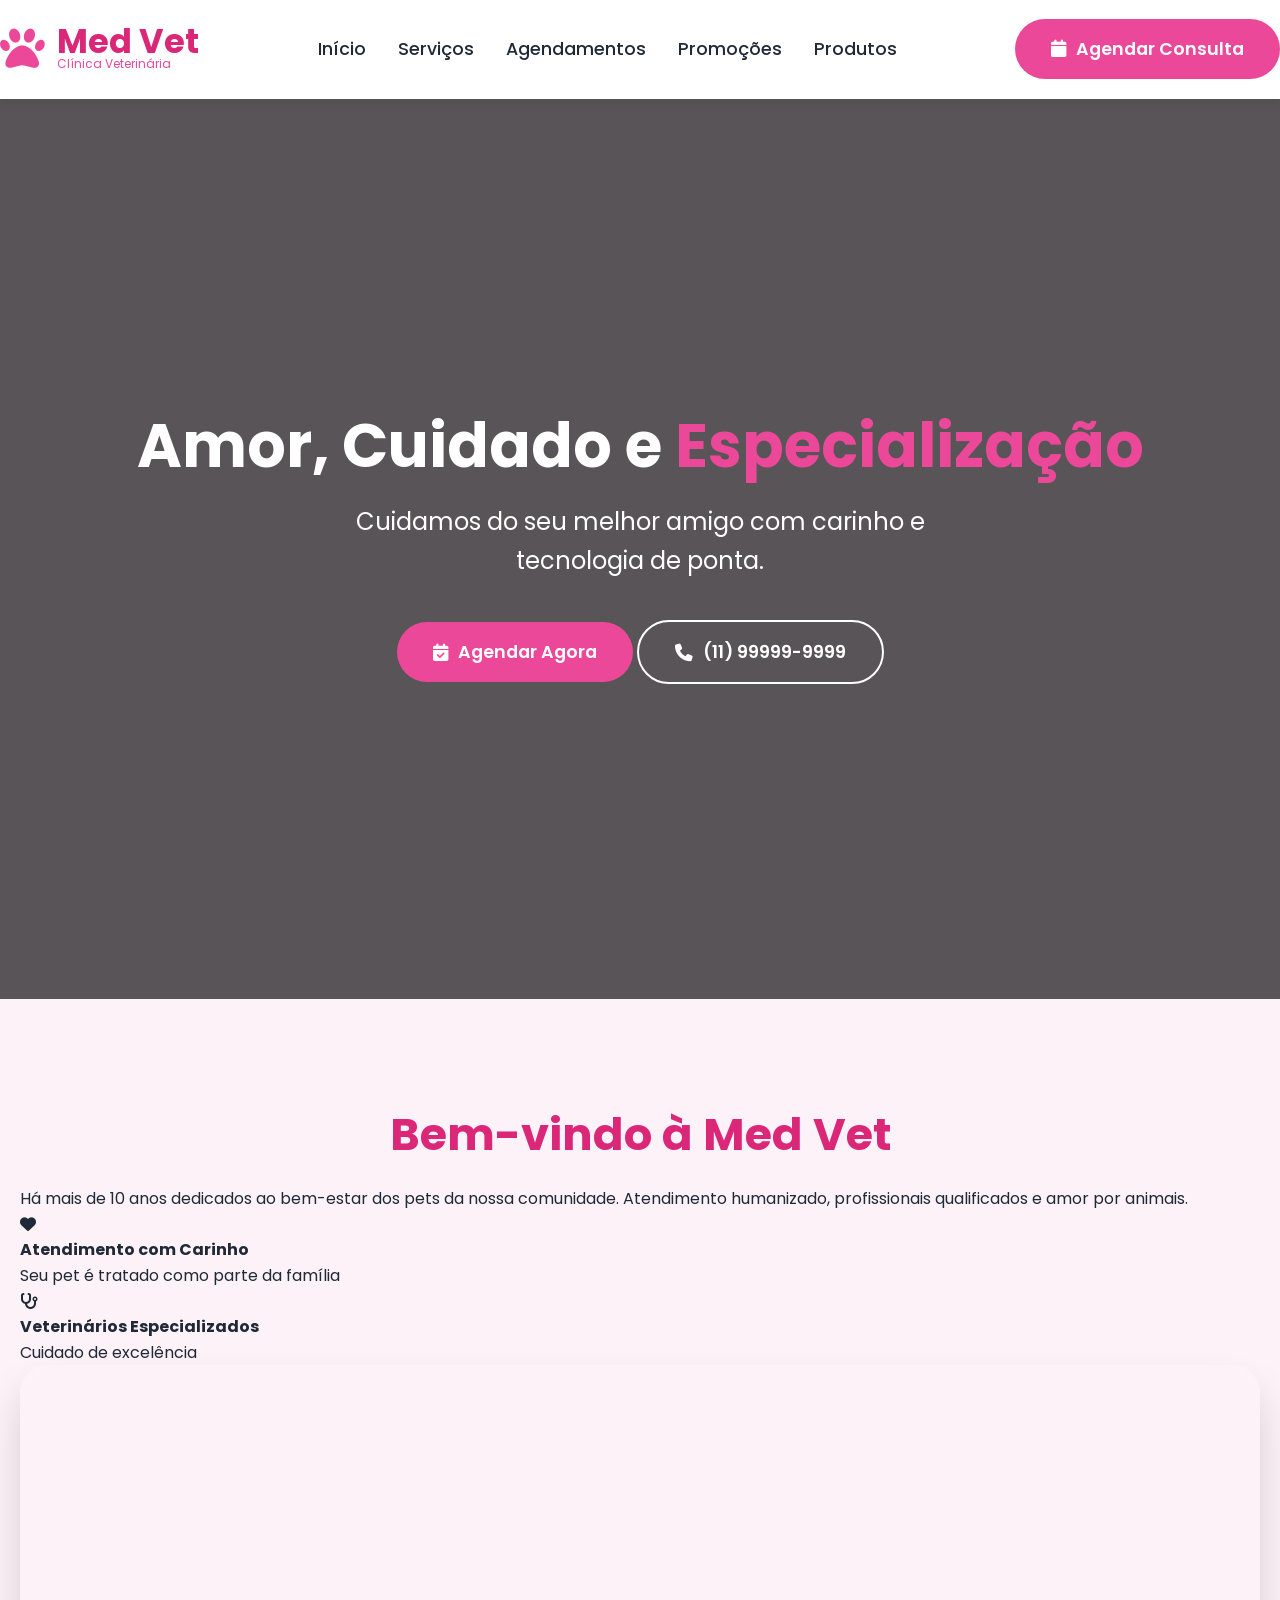
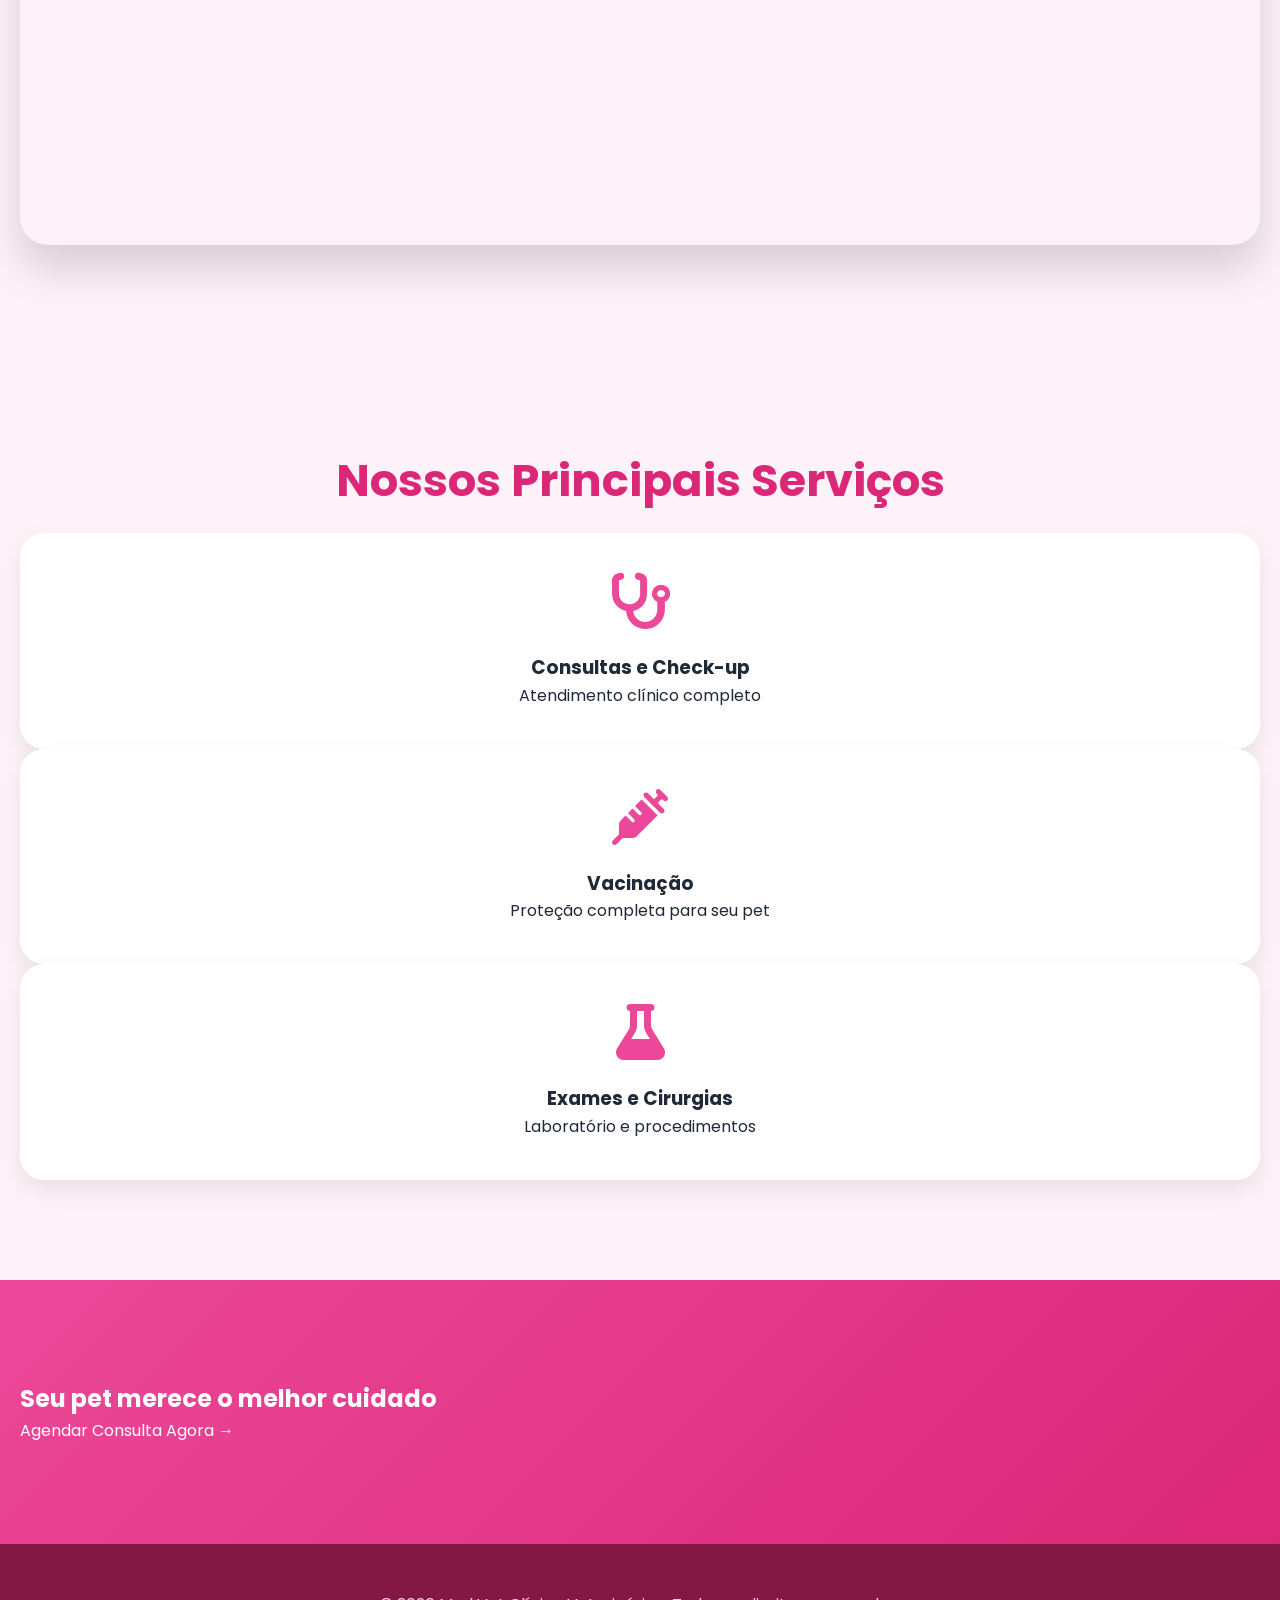
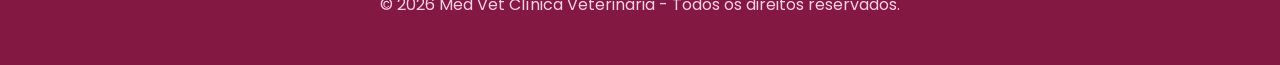
<file: index.html>
<!DOCTYPE html>
<html lang="pt-BR">
<head>
    <meta charset="UTF-8">
    <meta name="viewport" content="width=device-width, initial-scale=1.0">
    <title>Med Vet - Clínica Veterinária</title>
    <link rel="stylesheet" href="style.css">
    <link rel="stylesheet" href="https://cdnjs.cloudflare.com/ajax/libs/font-awesome/6.5.0/css/all.min.css">
</head>
<body>

    <!-- Navbar -->
    <nav class="navbar">
        <div class="nav-content container">
            <div class="logo">
                <i class="fa-solid fa-paw"></i>
                <div>
                    <h1>Med Vet</h1>
                    <p>Clínica Veterinária</p>
                </div>
            </div>
            
            <div class="nav-menu">
                <a href="index.html">Início</a>
                <a href="serviços.html">Serviços</a>
                <a href="agendamentos.html">Agendamentos</a>
                <a href="vendas.html">Promoções</a>
                <a href="produtos.html">Produtos</a>
            </div>
            
            <a href="agendamentos.html" class="btn btn-primary">
                <i class="fa-solid fa-calendar"></i> Agendar Consulta
            </a>
        </div>
    </nav>

    <!-- Hero -->
    <section class="hero">
        <div class="hero-content container">
            <h2>Amor, Cuidado e <span style="color:#ec4899;">Especialização</span></h2>
            <p style="font-size: 1.5rem;">Cuidamos do seu melhor amigo com carinho e tecnologia de ponta.</p>
            
            <div class="flex justify-center gap-4 mt-10">
                <a href="agendamentos.html" class="btn btn-primary text-lg px-10 py-5">
                    <i class="fa-solid fa-calendar-check"></i> Agendar Agora
                </a>
                <a href="tel:11999999999" class="btn btn-outline text-lg px-10 py-5">
                    <i class="fa-solid fa-phone"></i> (11) 99999-9999
                </a>
            </div>
        </div>
    </section>

    <!-- Sobre -->
    <section class="section">
        <div class="container">
            <div class="grid md:grid-cols-2 gap-12 items-center">
                <div>
                    <h2 class="section-title">Bem-vindo à Med Vet</h2>
                    <p class="text-lg text-gray-600 mb-6">
                        Há mais de 10 anos dedicados ao bem-estar dos pets da nossa comunidade. 
                        Atendimento humanizado, profissionais qualificados e amor por animais.
                    </p>
                    <div class="grid grid-cols-2 gap-6">
                        <div class="flex gap-4">
                            <i class="fa-solid fa-heart text-4xl text-pink-500"></i>
                            <div>
                                <h4 class="font-semibold">Atendimento com Carinho</h4>
                                <p class="text-sm">Seu pet é tratado como parte da família</p>
                            </div>
                        </div>
                        <div class="flex gap-4">
                            <i class="fa-solid fa-stethoscope text-4xl text-pink-500"></i>
                            <div>
                                <h4 class="font-semibold">Veterinários Especializados</h4>
                                <p class="text-sm">Cuidado de excelência</p>
                            </div>
                        </div>
                    </div>
                </div>
                <div class="about-image"></div>
            </div>
        </div>
    </section>

    <!-- Serviços em Destaque -->
    <section class="section" style="background:#fdf2f8;">
        <div class="container">
            <h2 class="section-title">Nossos Principais Serviços</h2>
            
            <div class="grid md:grid-cols-3 gap-8">
                <div class="service-card">
                    <i class="fa-solid fa-stethoscope"></i>
                    <h3>Consultas e Check-up</h3>
                    <p>Atendimento clínico completo</p>
                </div>
                <div class="service-card">
                    <i class="fa-solid fa-syringe"></i>
                    <h3>Vacinação</h3>
                    <p>Proteção completa para seu pet</p>
                </div>
                <div class="service-card">
                    <i class="fa-solid fa-flask"></i>
                    <h3>Exames e Cirurgias</h3>
                    <p>Laboratório e procedimentos</p>
                </div>
            </div>
        </div>
    </section>

    <!-- Call to Action -->
    <section class="section text-center" style="background: linear-gradient(135deg, #ec4899, #db2777); color: white;">
        <div class="container">
            <h2 class="text-4xl font-bold mb-6">Seu pet merece o melhor cuidado</h2>
            <a href="agendamentos.html" class="inline-block bg-white text-pink-600 px-12 py-6 rounded-full text-xl font-bold hover:bg-pink-100 transition">
                Agendar Consulta Agora →
            </a>
        </div>
    </section>

    <!-- Footer -->
    <footer class="footer">
        <div class="container">
            <p>&copy; 2026 Med Vet Clínica Veterinária - Todos os direitos reservados.</p>
        </div>
    </footer>

</body>
</html>
</file>
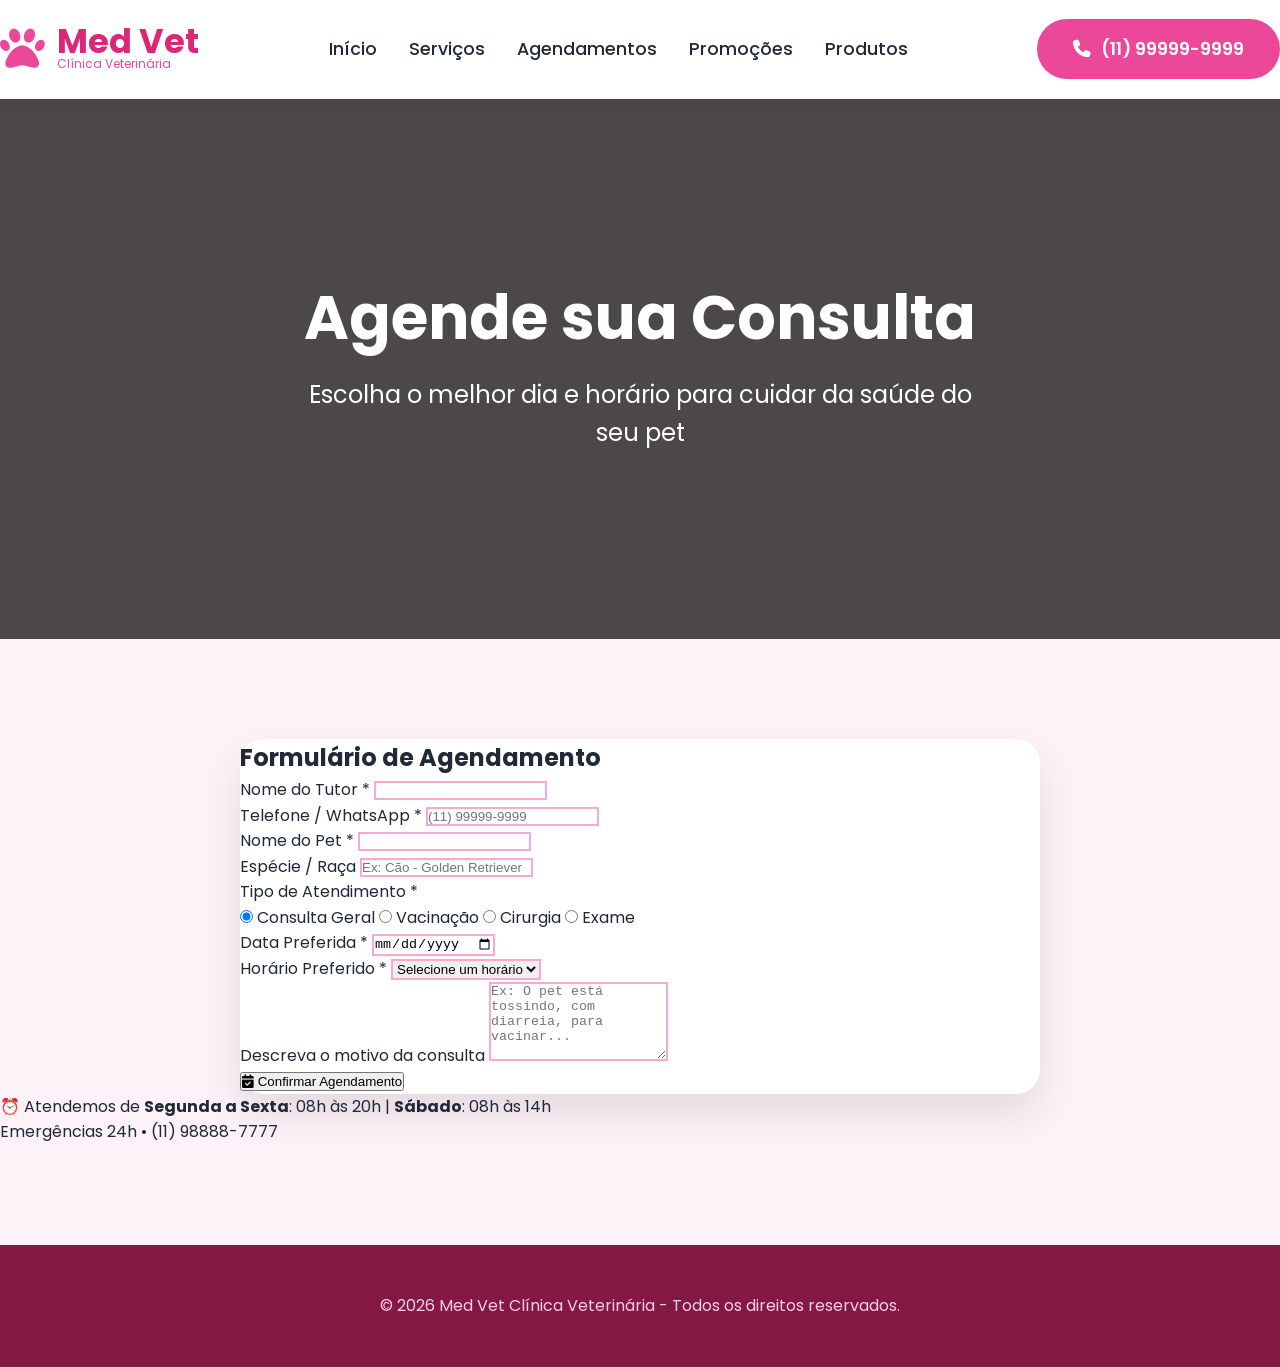
<file: agendamentos.html>
<!DOCTYPE html>
<html lang="pt-BR">
<head>
    <meta charset="UTF-8">
    <meta name="viewport" content="width=device-width, initial-scale=1.0">
    <title>Agendamentos - Med Vet</title>
    <link rel="stylesheet" href="style.css">
    <link rel="stylesheet" href="https://cdnjs.cloudflare.com/ajax/libs/font-awesome/6.5.0/css/all.min.css">
    <style>
        .form-container {
            background: white;
            border-radius: 24px;
            box-shadow: 0 20px 40px rgba(0, 0, 0, 0.1);
            max-width: 800px;
            margin: 0 auto;
        }
        .calendar {
            background: #f8fafc;
            border-radius: 16px;
            padding: 20px;
        }
    </style>
</head>
<body>

    <!-- Navbar -->
    <nav class="navbar">
        <div class="nav-content container">
            <div class="logo">
                <i class="fa-solid fa-paw"></i>
                <div>
                    <h1>Med Vet</h1>
                    <p>Clínica Veterinária</p>
                </div>
            </div>
            
            <div class="nav-menu">
                <a href="index.html">Início</a>
                <a href="serviços.html">Serviços</a>
                <a href="agendamentos.html">Agendamentos</a>
                <a href="vendas.html">Promoções</a>
                <a href="consultavenda.html">Produtos</a>
            </div>
            
            <a href="index.html#contato" class="btn btn-primary">
                <i class="fa-solid fa-phone"></i> (11) 99999-9999
            </a>
        </div>
    </nav>

    <!-- Hero -->
    <section class="hero" style="height: 60vh; background-image: linear-gradient(rgba(0,0,0,0.7), rgba(0,0,0,0.7)), url('https://picsum.photos/id/201/1920/1080');">
        <div class="hero-content container" style="text-align: center;">
            <h2 style="font-size: 3.8rem;">Agende sua Consulta</h2>
            <p style="font-size: 1.5rem; max-width: 700px; margin: 0 auto;">
                Escolha o melhor dia e horário para cuidar da saúde do seu pet
            </p>
        </div>
    </section>

    <div class="section container">

        <div class="form-container p-10 md:p-16">
            <h2 class="text-3xl font-bold text-center text-emerald-700 mb-10">Formulário de Agendamento</h2>

            <form id="agendamentoForm">
                <div class="grid md:grid-cols-2 gap-6">
                    <div>
                        <label class="block text-sm font-medium mb-2">Nome do Tutor *</label>
                        <input type="text" required class="w-full p-4 border border-gray-300 rounded-2xl focus:outline-none focus:border-emerald-500">
                    </div>
                    <div>
                        <label class="block text-sm font-medium mb-2">Telefone / WhatsApp *</label>
                        <input type="tel" required class="w-full p-4 border border-gray-300 rounded-2xl focus:outline-none focus:border-emerald-500" placeholder="(11) 99999-9999">
                    </div>
                </div>

                <div class="grid md:grid-cols-2 gap-6 mt-6">
                    <div>
                        <label class="block text-sm font-medium mb-2">Nome do Pet *</label>
                        <input type="text" required class="w-full p-4 border border-gray-300 rounded-2xl focus:outline-none focus:border-emerald-500">
                    </div>
                    <div>
                        <label class="block text-sm font-medium mb-2">Espécie / Raça</label>
                        <input type="text" class="w-full p-4 border border-gray-300 rounded-2xl focus:outline-none focus:border-emerald-500" placeholder="Ex: Cão - Golden Retriever">
                    </div>
                </div>

                <div class="mt-6">
                    <label class="block text-sm font-medium mb-2">Tipo de Atendimento *</label>
                    <div class="grid grid-cols-2 md:grid-cols-4 gap-4">
                        <label class="flex items-center gap-2 border border-gray-300 p-4 rounded-2xl cursor-pointer hover:border-emerald-500">
                            <input type="radio" name="tipo" value="consulta" checked>
                            <span>Consulta Geral</span>
                        </label>
                        <label class="flex items-center gap-2 border border-gray-300 p-4 rounded-2xl cursor-pointer hover:border-emerald-500">
                            <input type="radio" name="tipo" value="vacina">
                            <span>Vacinação</span>
                        </label>
                        <label class="flex items-center gap-2 border border-gray-300 p-4 rounded-2xl cursor-pointer hover:border-emerald-500">
                            <input type="radio" name="tipo" value="cirurgia">
                            <span>Cirurgia</span>
                        </label>
                        <label class="flex items-center gap-2 border border-gray-300 p-4 rounded-2xl cursor-pointer hover:border-emerald-500">
                            <input type="radio" name="tipo" value="exame">
                            <span>Exame</span>
                        </label>
                    </div>
                </div>

                <div class="grid md:grid-cols-2 gap-6 mt-8">
                    <div>
                        <label class="block text-sm font-medium mb-2">Data Preferida *</label>
                        <input type="date" required class="w-full p-4 border border-gray-300 rounded-2xl focus:outline-none focus:border-emerald-500">
                    </div>
                    <div>
                        <label class="block text-sm font-medium mb-2">Horário Preferido *</label>
                        <select required class="w-full p-4 border border-gray-300 rounded-2xl focus:outline-none focus:border-emerald-500">
                            <option value="">Selecione um horário</option>
                            <option>08:00</option>
                            <option>09:00</option>
                            <option>10:00</option>
                            <option>11:00</option>
                            <option>14:00</option>
                            <option>15:00</option>
                            <option>16:00</option>
                            <option>17:00</option>
                            <option>18:00</option>
                        </select>
                    </div>
                </div>

                <div class="mt-6">
                    <label class="block text-sm font-medium mb-2">Descreva o motivo da consulta</label>
                    <textarea rows="5" class="w-full p-4 border border-gray-300 rounded-2xl focus:outline-none focus:border-emerald-500" placeholder="Ex: O pet está tossindo, com diarreia, para vacinar..."></textarea>
                </div>

                <button type="button" onclick="enviarAgendamento()" class="w-full mt-10 bg-emerald-600 hover:bg-emerald-700 text-white py-6 text-xl font-semibold rounded-3xl transition">
                    <i class="fa-solid fa-calendar-check"></i> Confirmar Agendamento
                </button>
            </form>
        </div>

        <!-- Informações -->
        <div class="max-w-3xl mx-auto mt-16 text-center">
            <p class="text-gray-600">⏰ Atendemos de <strong>Segunda a Sexta</strong>: 08h às 20h | <strong>Sábado</strong>: 08h às 14h</p>
            <p class="text-emerald-600 font-medium mt-3">Emergências 24h • (11) 98888-7777</p>
        </div>
    </div>

    <!-- Footer -->
    <footer class="footer">
        <div class="container">
            <p>&copy; 2026 Med Vet Clínica Veterinária - Todos os direitos reservados.</p>
        </div>
    </footer>

    <script>
        function enviarAgendamento() {
            const form = document.getElementById('agendamentoForm');
            if (form.checkValidity()) {
                alert("✅ Agendamento realizado com sucesso!\n\nObrigado! Entraremos em contato via WhatsApp em até 30 minutos para confirmar.");
            } else {
                alert("Por favor, preencha todos os campos obrigatórios.");
            }
        }
    </script>
</body>
</html>
</file>
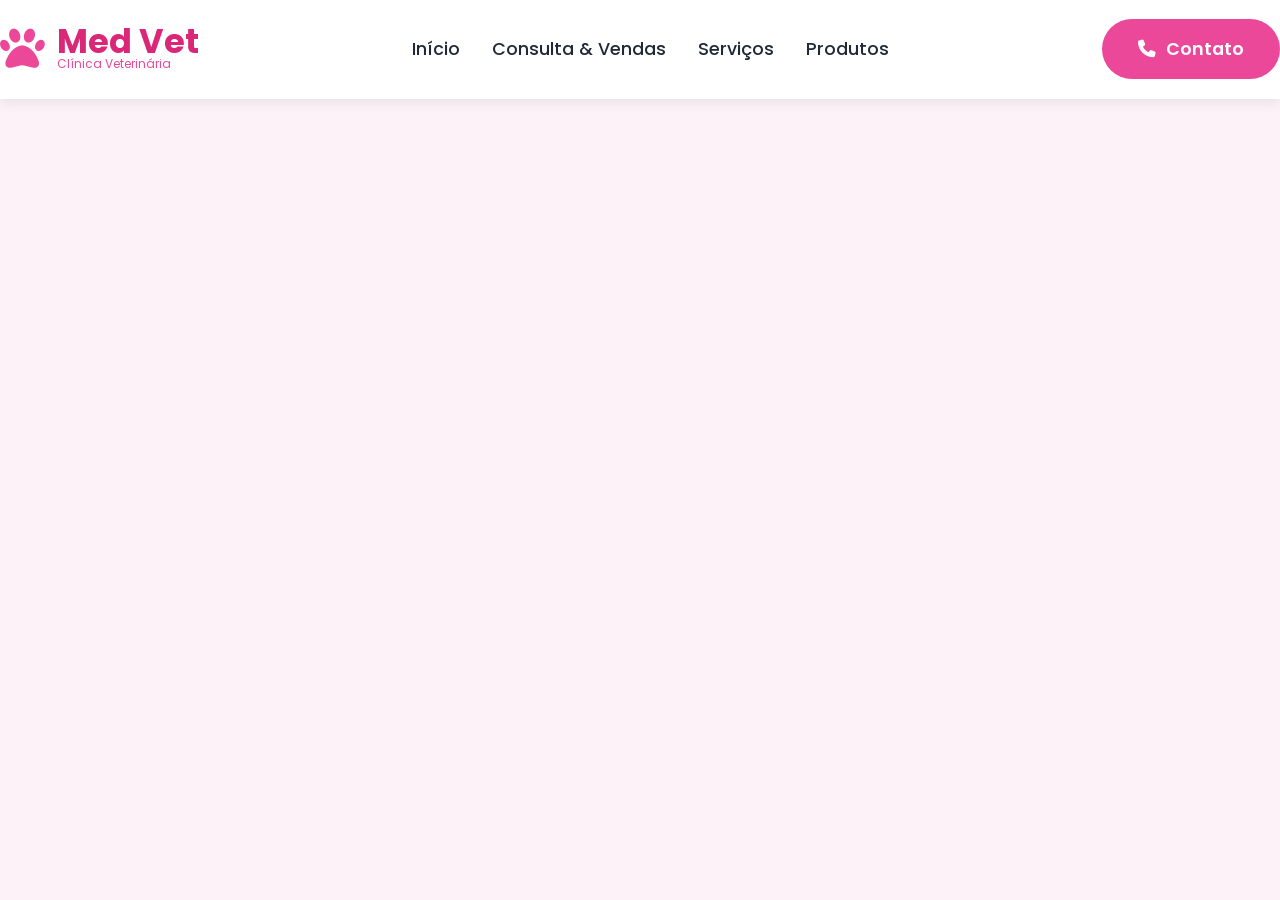
<file: consultavenda.html>
<!DOCTYPE html>
<html lang="pt-BR">
<head>
    <meta charset="UTF-8">
    <meta name="viewport" content="width=device-width, initial-scale=1.0">
    <title>Consulta & Vendas - Med Vet</title>
    <link rel="stylesheet" href="style.css">
    <link rel="stylesheet" href="https://cdnjs.cloudflare.com/ajax/libs/font-awesome/6.5.0/css/all.min.css">
    <style>
        .product-card {
            transition: all 0.3s ease;
        }
        .product-card:hover {
            transform: scale(1.05);
            box-shadow: 0 20px 30px rgba(16, 185, 129, 0.2);
        }
        .form-container {
            background: white;
            border-radius: 24px;
            box-shadow: 0 15px 35px rgba(0, 0, 0, 0.1);
        }
    </style>
</head>
<body>

    <!-- Navbar -->
    <nav class="navbar">
        <div class="nav-content container">
            <div class="logo">
                <i class="fa-solid fa-paw"></i>
                <div>
                    <h1>Med Vet</h1>
                    <p>Clínica Veterinária</p>
                </div>
            </div>
            
            <div class="nav-menu">
                <a href="index.html">Início</a>
                <a href="consultavenda.html">Consulta & Vendas</a>
                <a href="#servicos">Serviços</a>
                <a href="#produtos">Produtos</a>
            </div>
            
            <a href="index.html#contato" class="btn btn-primary">
                <i class="fa-solid fa-phone"></i> Contato
            </a>
        </div>
    </nav>

    <!-- Hero -->
    <section class="hero" style="background-image: linear-gradient(rgba(0,0,0,0.7), rgba(0,0,0,0.7)), url('https
</file>
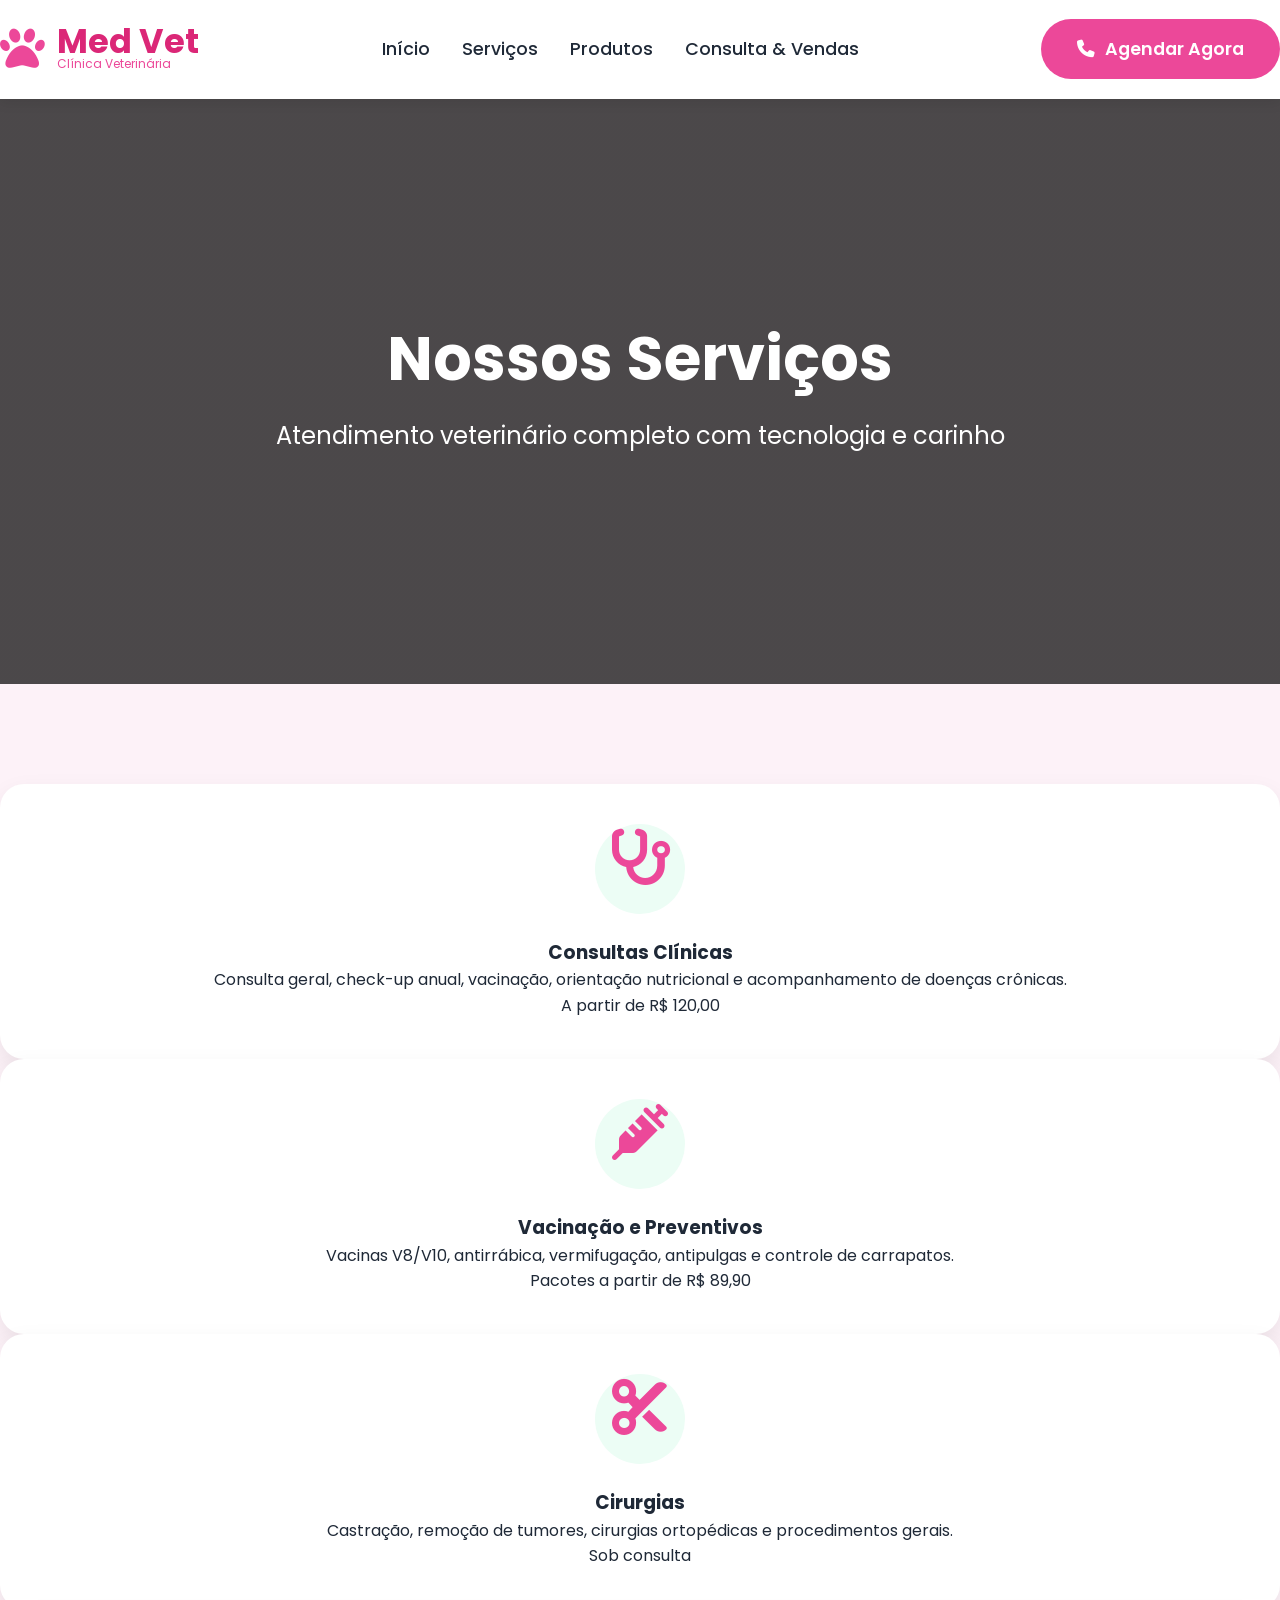
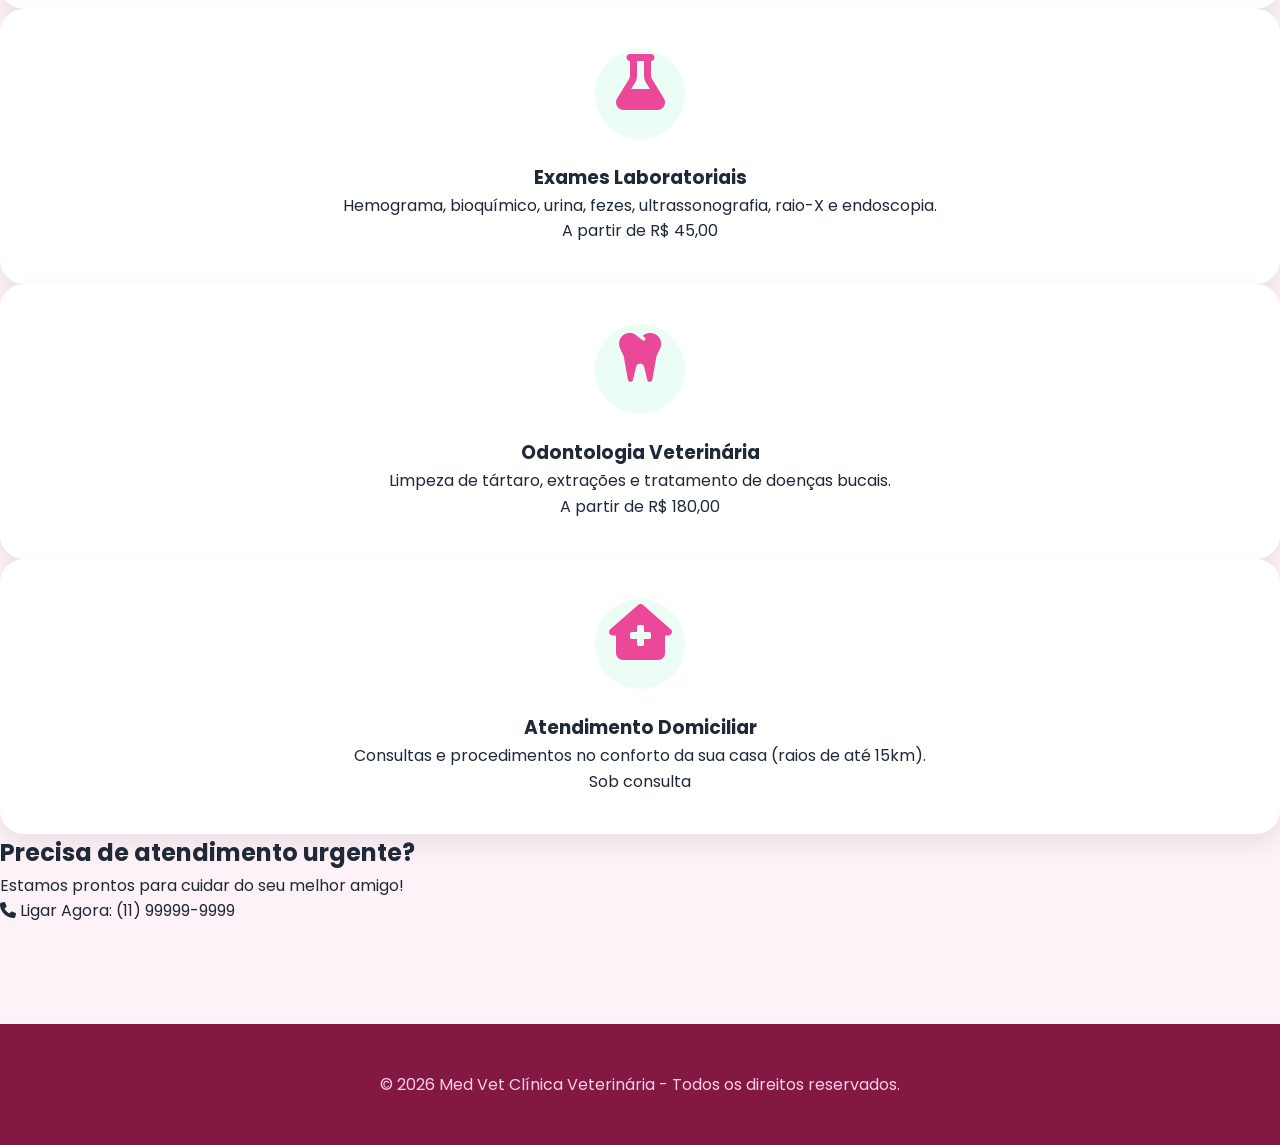
<file: servicos.html>
<!DOCTYPE html>
<html lang="pt-BR">
<head>
    <meta charset="UTF-8">
    <meta name="viewport" content="width=device-width, initial-scale=1.0">
    <title>Serviços - Med Vet</title>
    <link rel="stylesheet" href="style.css">
    <link rel="stylesheet" href="https://cdnjs.cloudflare.com/ajax/libs/font-awesome/6.5.0/css/all.min.css">
    <style>
        .service-card {
            transition: all 0.4s ease;
        }
        .service-card:hover {
            transform: translateY(-15px);
            box-shadow: 0 25px 40px rgba(16, 185, 129, 0.2);
        }
        .icon-circle {
            width: 90px;
            height: 90px;
            background-color: #ecfdf5;
            border-radius: 50%;
            display: flex;
            align-items: center;
            justify-content: center;
            font-size: 2.5rem;
            margin: 0 auto 1.5rem;
        }
    </style>
</head>
<body>

    <!-- Navbar -->
    <nav class="navbar">
        <div class="nav-content container">
            <div class="logo">
                <i class="fa-solid fa-paw"></i>
                <div>
                    <h1>Med Vet</h1>
                    <p>Clínica Veterinária</p>
                </div>
            </div>
            
            <div class="nav-menu">
                <a href="index.html">Início</a>
                <a href="serviços.html">Serviços</a>
                <a href="produtos.html">Produtos</a>
                <a href="consultavenda.html">Consulta & Vendas</a>
            </div>
            
            <a href="index.html#contato" class="btn btn-primary">
                <i class="fa-solid fa-phone"></i> Agendar Agora
            </a>
        </div>
    </nav>

    <!-- Hero -->
    <section class="hero" style="height: 65vh; background-image: linear-gradient(rgba(0,0,0,0.7), rgba(0,0,0,0.7)), url('https://picsum.photos/id/1015/1920/1080');">
        <div class="hero-content container" style="text-align: center;">
            <h2 style="font-size: 3.8rem;">Nossos Serviços</h2>
            <p style="font-size: 1.5rem; max-width: 800px; margin: 0 auto;">
                Atendimento veterinário completo com tecnologia e carinho
            </p>
        </div>
    </section>

    <div class="section container">

        <div class="grid md:grid-cols-2 lg:grid-cols-3 gap-10">

            <!-- Serviço 1 -->
            <div class="service-card bg-white p-8 rounded-3xl shadow-xl">
                <div class="icon-circle">
                    <i class="fa-solid fa-stethoscope text-emerald-600"></i>
                </div>
                <h3 class="text-2xl font-bold text-center mb-4">Consultas Clínicas</h3>
                <p class="text-gray-600 text-center mb-6">
                    Consulta geral, check-up anual, vacinação, orientação nutricional e acompanhamento de doenças crônicas.
                </p>
                <div class="text-center text-emerald-600 font-semibold">A partir de R$ 120,00</div>
            </div>

            <!-- Serviço 2 -->
            <div class="service-card bg-white p-8 rounded-3xl shadow-xl">
                <div class="icon-circle">
                    <i class="fa-solid fa-syringe text-emerald-600"></i>
                </div>
                <h3 class="text-2xl font-bold text-center mb-4">Vacinação e Preventivos</h3>
                <p class="text-gray-600 text-center mb-6">
                    Vacinas V8/V10, antirrábica, vermifugação, antipulgas e controle de carrapatos.
                </p>
                <div class="text-center text-emerald-600 font-semibold">Pacotes a partir de R$ 89,90</div>
            </div>

            <!-- Serviço 3 -->
            <div class="service-card bg-white p-8 rounded-3xl shadow-xl">
                <div class="icon-circle">
                    <i class="fa-solid fa-scissors text-emerald-600"></i>
                </div>
                <h3 class="text-2xl font-bold text-center mb-4">Cirurgias</h3>
                <p class="text-gray-600 text-center mb-6">
                    Castração, remoção de tumores, cirurgias ortopédicas e procedimentos gerais.
                </p>
                <div class="text-center text-emerald-600 font-semibold">Sob consulta</div>
            </div>

            <!-- Serviço 4 -->
            <div class="service-card bg-white p-8 rounded-3xl shadow-xl">
                <div class="icon-circle">
                    <i class="fa-solid fa-flask text-emerald-600"></i>
                </div>
                <h3 class="text-2xl font-bold text-center mb-4">Exames Laboratoriais</h3>
                <p class="text-gray-600 text-center mb-6">
                    Hemograma, bioquímico, urina, fezes, ultrassonografia, raio-X e endoscopia.
                </p>
                <div class="text-center text-emerald-600 font-semibold">A partir de R$ 45,00</div>
            </div>

            <!-- Serviço 5 -->
            <div class="service-card bg-white p-8 rounded-3xl shadow-xl">
                <div class="icon-circle">
                    <i class="fa-solid fa-tooth text-emerald-600"></i>
                </div>
                <h3 class="text-2xl font-bold text-center mb-4">Odontologia Veterinária</h3>
                <p class="text-gray-600 text-center mb-6">
                    Limpeza de tártaro, extrações e tratamento de doenças bucais.
                </p>
                <div class="text-center text-emerald-600 font-semibold">A partir de R$ 180,00</div>
            </div>

            <!-- Serviço 6 -->
            <div class="service-card bg-white p-8 rounded-3xl shadow-xl">
                <div class="icon-circle">
                    <i class="fa-solid fa-house-medical text-emerald-600"></i>
                </div>
                <h3 class="text-2xl font-bold text-center mb-4">Atendimento Domiciliar</h3>
                <p class="text-gray-600 text-center mb-6">
                    Consultas e procedimentos no conforto da sua casa (raios de até 15km).
                </p>
                <div class="text-center text-emerald-600 font-semibold">Sob consulta</div>
            </div>

        </div>

        <!-- Call to Action -->
        <div class="mt-20 bg-emerald-700 text-white rounded-3xl p-12 text-center">
            <h2 class="text-3xl font-bold mb-4">Precisa de atendimento urgente?</h2>
            <p class="text-xl mb-8">Estamos prontos para cuidar do seu melhor amigo!</p>
            <a href="index.html#contato" class="inline-block bg-white text-emerald-700 px-10 py-5 rounded-full text-xl font-semibold hover:bg-emerald-100 transition">
                <i class="fa-solid fa-phone"></i> Ligar Agora: (11) 99999-9999
            </a>
        </div>

    </div>

    <!-- Footer -->
    <footer class="footer">
        <div class="container">
            <p>&copy; 2026 Med Vet Clínica Veterinária - Todos os direitos reservados.</p>
        </div>
    </footer>

</body>
</html>
</file>
<file: style.css>
/* ====================== STYLE.CSS - MED VET (TEMA ROSA) ====================== */

@import url('https://fonts.googleapis.com/css2?family=Poppins:wght@400;500;600;700&display=swap');

:root {
    --primary: #ec4899;      /* Rosa principal */
    --primary-dark: #db2777; /* Rosa escuro */
    --accent: #f472b6;       /* Rosa claro */
    --text: #1f2937;
    --light: #fdf2f8;
}

/* Reset e Configurações Gerais */
* {
    margin: 0;
    padding: 0;
    box-sizing: border-box;
}

body {
    font-family: 'Poppins', sans-serif;
    line-height: 1.6;
    color: var(--text);
    background-color: #fdf2f8;
}

h1, h2, h3, h4 {
    font-weight: 700;
}

a {
    text-decoration: none;
    color: inherit;
}

.container {
    max-width: 1280px;
    margin: 0 auto;
    padding: 0 20px;
}

/* Navbar */
.navbar {
    background-color: white;
    box-shadow: 0 4px 12px rgba(0, 0, 0, 0.08);
    position: sticky;
    top: 0;
    z-index: 1000;
}

.nav-content {
    display: flex;
    justify-content: space-between;
    align-items: center;
    padding: 1.2rem 0;
}

.logo {
    display: flex;
    align-items: center;
    gap: 12px;
}

.logo i {
    font-size: 2.8rem;
    color: var(--primary);
}

.logo h1 {
    font-size: 2.1rem;
    color: var(--primary-dark);
    line-height: 1;
}

.logo p {
    font-size: 0.75rem;
    color: var(--primary);
    margin-top: -4px;
}

.nav-menu {
    display: flex;
    gap: 2rem;
    font-size: 1.1rem;
    font-weight: 500;
}

.nav-menu a:hover {
    color: var(--primary);
    transition: all 0.3s;
}

/* Hero */
.hero {
    height: 100vh;
    background: linear-gradient(rgba(0,0,0,0.65), rgba(0,0,0,0.65)), 
                url('https://picsum.photos/id/1015/1920/1080') center/cover no-repeat;
    display: flex;
    align-items: center;
    color: white;
    text-align: center;
}

.hero-content h2 {
    font-size: 3.8rem;
    margin-bottom: 1.5rem;
    line-height: 1.1;
}

.hero-content p {
    font-size: 1.4rem;
    max-width: 700px;
    margin: 0 auto 2.5rem;
}

.btn {
    padding: 16px 36px;
    border-radius: 50px;
    font-weight: 600;
    font-size: 1.1rem;
    transition: all 0.3s;
    display: inline-flex;
    align-items: center;
    gap: 10px;
}

.btn-primary {
    background-color: var(--primary);
    color: white;
}

.btn-primary:hover {
    background-color: var(--primary-dark);
    transform: translateY(-3px);
}

.btn-outline {
    border: 2px solid white;
    color: white;
}

.btn-outline:hover {
    background-color: white;
    color: var(--primary-dark);
}

/* Seções */
.section {
    padding: 100px 0;
}

.section-title {
    text-align: center;
    font-size: 2.8rem;
    color: var(--primary-dark);
    margin-bottom: 1rem;
}

.section-subtitle {
    text-align: center;
    color: #64748b;
    font-size: 1.2rem;
    margin-bottom: 4rem;
}

/* Cards */
.service-card, .product-card {
    background: white;
    padding: 2.5rem 2rem;
    border-radius: 24px;
    box-shadow: 0 10px 25px rgba(0, 0, 0, 0.08);
    transition: all 0.4s ease;
    text-align: center;
    height: 100%;
}

.service-card:hover, .product-card:hover {
    transform: translateY(-15px);
    box-shadow: 0 20px 35px rgba(236, 72, 153, 0.15);
}

.service-card i, .product-card i {
    font-size: 3.5rem;
    color: var(--primary);
    margin-bottom: 1.5rem;
}

/* Sobre */
.about-image {
    height: 480px;
    background: url('https://picsum.photos/id/237/800/600') center/cover;
    border-radius: 28px;
    box-shadow: 0 25px 40px rgba(0, 0, 0, 0.15);
}

/* Formulários */
input, select, textarea {
    border: 2px solid #f9a8d4;
}

input:focus, select:focus, textarea:focus {
    border-color: var(--primary);
    outline: none;
}

/* Footer */
.footer {
    background-color: #831843;
    color: #fbcfe8;
    text-align: center;
    padding: 3rem 0;
}

/* Responsivo */
@media (max-width: 768px) {
    .nav-menu {
        display: none;
    }
    
    .hero-content h2 {
        font-size: 2.8rem;
    }
    
    .about-grid {
        grid-template-columns: 1fr;
    }
    
    .section {
        padding: 70px 0;
    }
}
</file>
